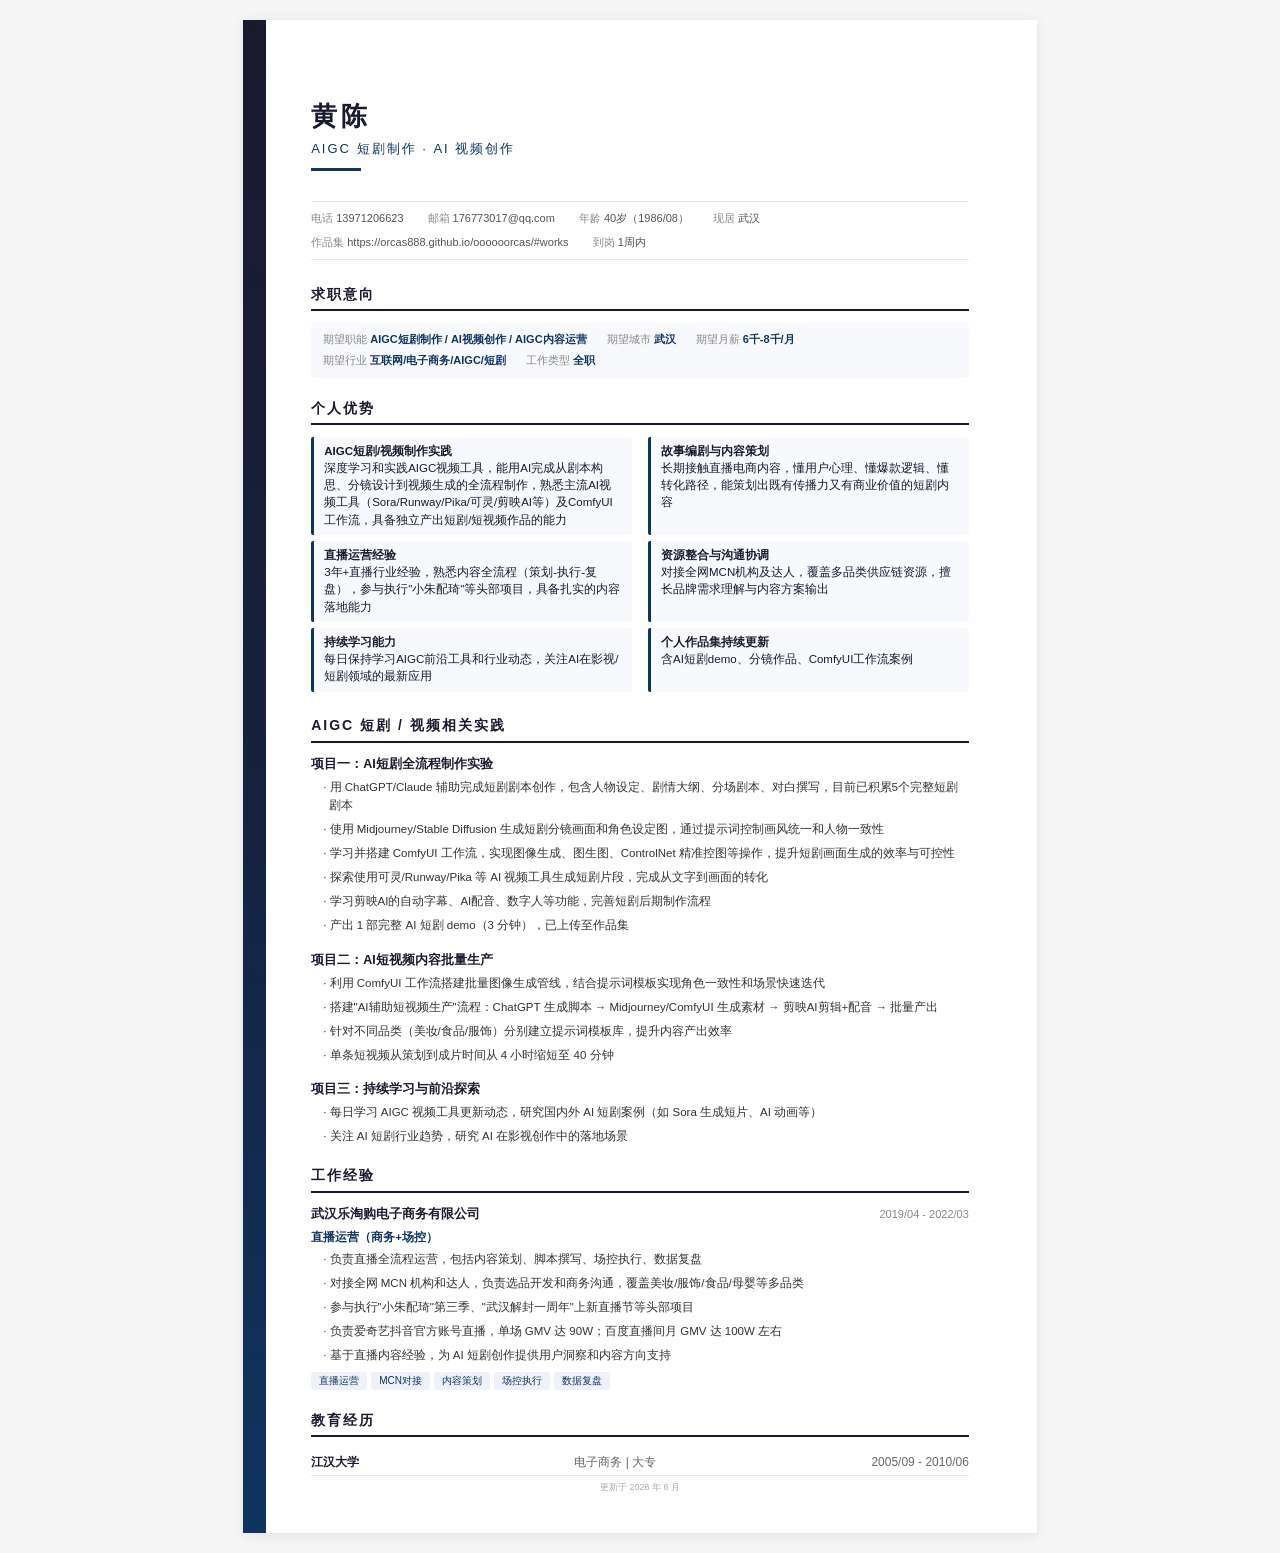
<file: 简历-黄陈.html>
<!DOCTYPE html>
<html lang="zh-CN">
<head>
<meta charset="UTF-8">
<title>黄陈 - 个人简历</title>
<style>
  @page { margin: 0; size: A4; }
  * { margin: 0; padding: 0; box-sizing: border-box; }
  body {
    font-family: "PingFang SC", "Microsoft YaHei", "Hiragino Sans GB", sans-serif;
    font-size: 12px;
    color: #1a1a2e;
    line-height: 1.6;
    background: #f5f5f5;
    display: flex;
    justify-content: center;
    padding: 20px 0;
  }
  .page {
    width: 210mm;
    min-height: 297mm;
    background: #fff;
    padding: 20mm 18mm 15mm 18mm;
    box-shadow: 0 2px 12px rgba(0,0,0,0.08);
    position: relative;
  }

  /* 左侧色块装饰条 */
  .page::before {
    content: '';
    position: absolute;
    left: 0;
    top: 0;
    bottom: 0;
    width: 6mm;
    background: linear-gradient(180deg, #1a1a2e 0%, #16213e 50%, #0f3460 100%);
  }

  /* 头部 */
  .header {
    margin-bottom: 8mm;
    position: relative;
  }
  .header h1 {
    font-size: 26px;
    font-weight: 700;
    color: #1a1a2e;
    letter-spacing: 4px;
  }
  .header .subtitle {
    font-size: 13px;
    color: #0f3460;
    font-weight: 500;
    margin-top: 2px;
    letter-spacing: 2px;
  }
  .header .divider {
    width: 50px;
    height: 3px;
    background: #0f3460;
    margin-top: 8px;
  }

  /* 联系信息横向 */
  .contact-row {
    display: flex;
    flex-wrap: wrap;
    gap: 6px 24px;
    margin-bottom: 6mm;
    padding: 8px 0;
    border-top: 1px solid #e8e8e8;
    border-bottom: 1px solid #e8e8e8;
    font-size: 11px;
    color: #555;
  }
  .contact-row span { white-space: nowrap; }
  .contact-row .label { color: #888; }

  /* 求职意向 */
  .intent-box {
    display: flex;
    flex-wrap: wrap;
    gap: 4px 20px;
    margin-bottom: 5mm;
    padding: 8px 12px;
    background: #f8f9fc;
    border-radius: 4px;
    font-size: 11px;
  }
  .intent-box .label { color: #888; }
  .intent-box .val { color: #0f3460; font-weight: 600; }

  /* 个人优势卡片 */
  .advantage-grid {
    display: grid;
    grid-template-columns: 1fr 1fr;
    gap: 6px 16px;
    margin-bottom: 6mm;
  }
  .advantage-item {
    padding: 6px 10px;
    background: #f8f9fc;
    border-left: 3px solid #0f3460;
    border-radius: 2px;
    font-size: 11.5px;
    line-height: 1.5;
  }

  /* 章节标题 */
  .section-title {
    font-size: 14px;
    font-weight: 700;
    color: #1a1a2e;
    margin: 5mm 0 3mm 0;
    padding-bottom: 4px;
    border-bottom: 2px solid #1a1a2e;
    letter-spacing: 2px;
  }

  /* 项目/工作经验条目 */
  .entry { margin-bottom: 4mm; }
  .entry-header {
    display: flex;
    justify-content: space-between;
    align-items: baseline;
    margin-bottom: 1mm;
  }
  .entry-title {
    font-size: 12.5px;
    font-weight: 700;
    color: #1a1a2e;
  }
  .entry-sub {
    font-size: 11.5px;
    font-weight: 600;
    color: #0f3460;
  }
  .entry-date {
    font-size: 11px;
    color: #888;
    white-space: nowrap;
  }
  .entry-body {
    font-size: 11.5px;
    color: #333;
    padding-left: 12px;
  }
  .entry-body p {
    margin-bottom: 1.5mm;
    text-indent: -6px;
    padding-left: 6px;
  }
  .entry-body strong {
    color: #1a1a2e;
    font-weight: 600;
  }

  .tag-list {
    display: flex;
    flex-wrap: wrap;
    gap: 4px;
    margin-top: 1mm;
  }
  .tag {
    padding: 1px 8px;
    background: #eef2f8;
    border-radius: 3px;
    font-size: 10px;
    color: #0f3460;
  }

  /* 教育 */
  .edu-row {
    display: flex;
    justify-content: space-between;
    font-size: 12px;
    padding: 4px 0;
  }
  .edu-row .school { font-weight: 600; }
  .edu-row .meta { color: #666; }

  /* 页脚 */
  .footer {
    position: absolute;
    bottom: 10mm;
    left: 18mm;
    right: 18mm;
    border-top: 1px solid #e8e8e8;
    padding-top: 4px;
    font-size: 9px;
    color: #aaa;
    text-align: center;
  }

  @media print {
    body { background: #fff; padding: 0; }
    .page { box-shadow: none; padding: 20mm 18mm 15mm 18mm; width: 100%; }
  }
</style>
</head>
<body>
<div class="page">

  <!-- 头部 -->
  <div class="header">
    <h1>黄陈</h1>
    <div class="subtitle">AIGC 短剧制作 · AI 视频创作</div>
    <div class="divider"></div>
  </div>

  <!-- 联系信息 -->
  <div class="contact-row">
    <span><span class="label">电话</span> 13971206623</span>
    <span><span class="label">邮箱</span> 176773017@qq.com</span>
    <span><span class="label">年龄</span> 40岁（1986/08）</span>
    <span><span class="label">现居</span> 武汉</span>
    <span><span class="label">作品集</span> https://orcas888.github.io/oooooorcas/#works</span>
    <span><span class="label">到岗</span> 1周内</span>
  </div>

  <!-- 求职意向 -->
  <div class="section-title">求职意向</div>
  <div class="intent-box">
    <span><span class="label">期望职能</span> <span class="val">AIGC短剧制作 / AI视频创作 / AIGC内容运营</span></span>
    <span><span class="label">期望城市</span> <span class="val">武汉</span></span>
    <span><span class="label">期望月薪</span> <span class="val">6千-8千/月</span></span>
    <span><span class="label">期望行业</span> <span class="val">互联网/电子商务/AIGC/短剧</span></span>
    <span><span class="label">工作类型</span> <span class="val">全职</span></span>
  </div>

  <!-- 个人优势 -->
  <div class="section-title">个人优势</div>
  <div class="advantage-grid">
    <div class="advantage-item"><strong>AIGC短剧/视频制作实践</strong><br>深度学习和实践AIGC视频工具，能用AI完成从剧本构思、分镜设计到视频生成的全流程制作，熟悉主流AI视频工具（Sora/Runway/Pika/可灵/剪映AI等）及ComfyUI工作流，具备独立产出短剧/短视频作品的能力</div>
    <div class="advantage-item"><strong>故事编剧与内容策划</strong><br>长期接触直播电商内容，懂用户心理、懂爆款逻辑、懂转化路径，能策划出既有传播力又有商业价值的短剧内容</div>
    <div class="advantage-item"><strong>直播运营经验</strong><br>3年+直播行业经验，熟悉内容全流程（策划-执行-复盘），参与执行"小朱配琦"等头部项目，具备扎实的内容落地能力</div>
    <div class="advantage-item"><strong>资源整合与沟通协调</strong><br>对接全网MCN机构及达人，覆盖多品类供应链资源，擅长品牌需求理解与内容方案输出</div>
    <div class="advantage-item"><strong>持续学习能力</strong><br>每日保持学习AIGC前沿工具和行业动态，关注AI在影视/短剧领域的最新应用</div>
    <div class="advantage-item"><strong>个人作品集持续更新</strong><br>含AI短剧demo、分镜作品、ComfyUI工作流案例</div>
  </div>

  <!-- AIGC实践 -->
  <div class="section-title">AIGC 短剧 / 视频相关实践</div>

  <div class="entry">
    <div class="entry-header">
      <div class="entry-title">项目一：AI短剧全流程制作实验</div>
    </div>
    <div class="entry-body">
      <p>· 用 ChatGPT/Claude 辅助完成短剧剧本创作，包含人物设定、剧情大纲、分场剧本、对白撰写，目前已积累5个完整短剧剧本</p>
      <p>· 使用 Midjourney/Stable Diffusion 生成短剧分镜画面和角色设定图，通过提示词控制画风统一和人物一致性</p>
      <p>· 学习并搭建 ComfyUI 工作流，实现图像生成、图生图、ControlNet 精准控图等操作，提升短剧画面生成的效率与可控性</p>
      <p>· 探索使用可灵/Runway/Pika 等 AI 视频工具生成短剧片段，完成从文字到画面的转化</p>
      <p>· 学习剪映AI的自动字幕、AI配音、数字人等功能，完善短剧后期制作流程</p>
      <p>· 产出 1 部完整 AI 短剧 demo（3 分钟），已上传至作品集</p>
    </div>
  </div>

  <div class="entry">
    <div class="entry-header">
      <div class="entry-title">项目二：AI短视频内容批量生产</div>
    </div>
    <div class="entry-body">
      <p>· 利用 ComfyUI 工作流搭建批量图像生成管线，结合提示词模板实现角色一致性和场景快速迭代</p>
      <p>· 搭建"AI辅助短视频生产"流程：ChatGPT 生成脚本 → Midjourney/ComfyUI 生成素材 → 剪映AI剪辑+配音 → 批量产出</p>
      <p>· 针对不同品类（美妆/食品/服饰）分别建立提示词模板库，提升内容产出效率</p>
      <p>· 单条短视频从策划到成片时间从 4 小时缩短至 40 分钟</p>
    </div>
  </div>

  <div class="entry">
    <div class="entry-header">
      <div class="entry-title">项目三：持续学习与前沿探索</div>
    </div>
    <div class="entry-body">
      <p>· 每日学习 AIGC 视频工具更新动态，研究国内外 AI 短剧案例（如 Sora 生成短片、AI 动画等）</p>
      <p>· 关注 AI 短剧行业趋势，研究 AI 在影视创作中的落地场景</p>
    </div>
  </div>

  <!-- 工作经验 -->
  <div class="section-title">工作经验</div>

  <div class="entry">
    <div class="entry-header">
      <div class="entry-title">武汉乐淘购电子商务有限公司</div>
      <div class="entry-date">2019/04 - 2022/03</div>
    </div>
    <div class="entry-sub" style="margin-bottom:1mm;">直播运营（商务+场控）</div>
    <div class="entry-body">
      <p>· 负责直播全流程运营，包括内容策划、脚本撰写、场控执行、数据复盘</p>
      <p>· 对接全网 MCN 机构和达人，负责选品开发和商务沟通，覆盖美妆/服饰/食品/母婴等多品类</p>
      <p>· 参与执行"小朱配琦"第三季、"武汉解封一周年"上新直播节等头部项目</p>
      <p>· 负责爱奇艺抖音官方账号直播，单场 GMV 达 90W；百度直播间月 GMV 达 100W 左右</p>
      <p>· 基于直播内容经验，为 AI 短剧创作提供用户洞察和内容方向支持</p>
    </div>
    <div class="tag-list" style="margin-top:2mm;">
      <span class="tag">直播运营</span>
      <span class="tag">MCN对接</span>
      <span class="tag">内容策划</span>
      <span class="tag">场控执行</span>
      <span class="tag">数据复盘</span>
    </div>
  </div>

  <!-- 教育经历 -->
  <div class="section-title">教育经历</div>
  <div class="edu-row">
    <span class="school">江汉大学</span>
    <span class="meta">电子商务 | 大专</span>
    <span class="meta">2005/09 - 2010/06</span>
  </div>

  <div class="footer">更新于 2026 年 6 月</div>
</div>
</body>
</html>
</file>
